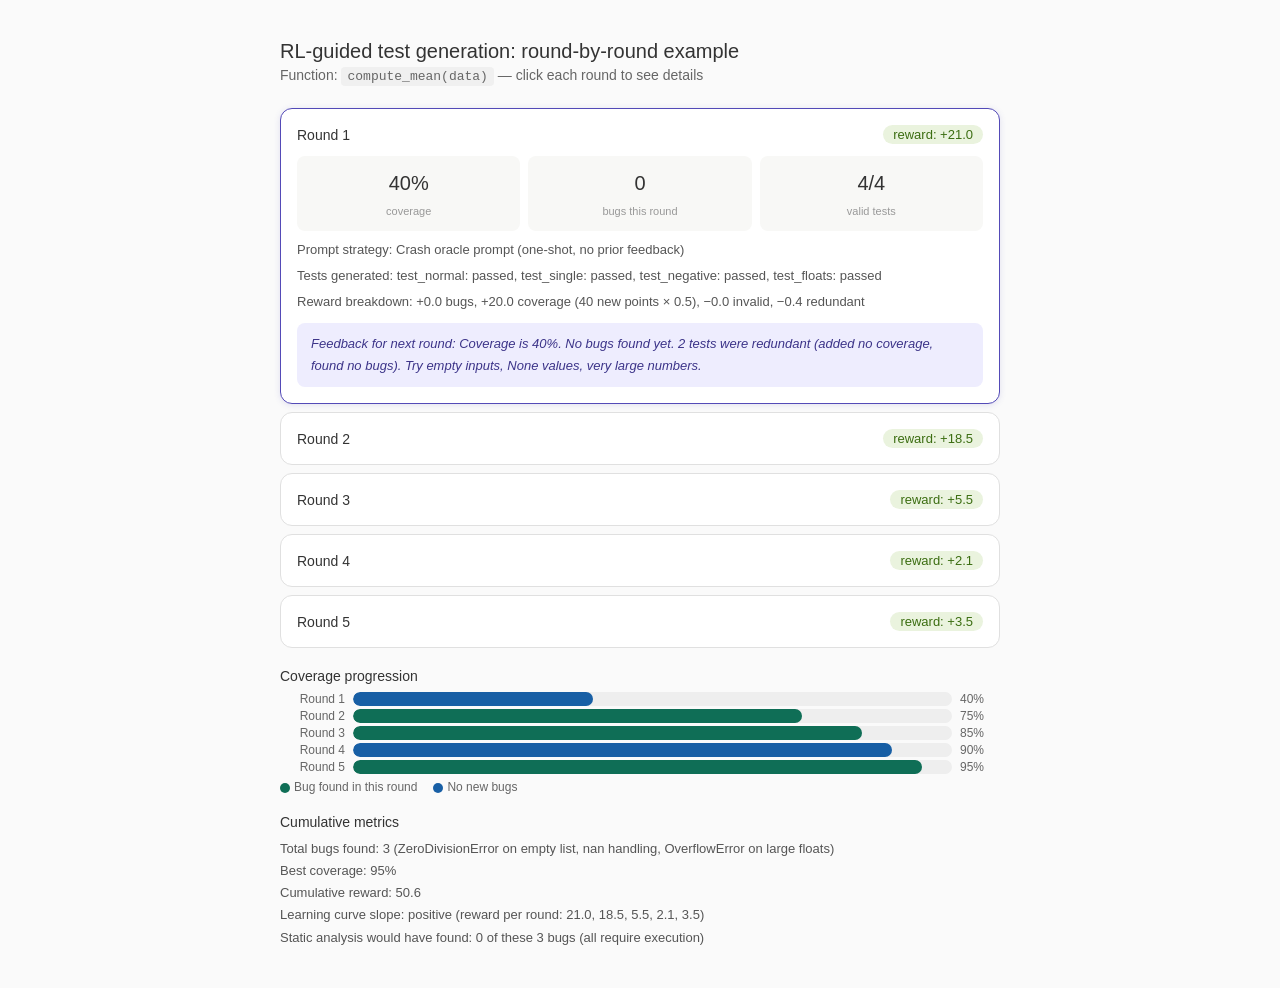
<file: docs/diagrams/rl-loop-interactive-example.html>
<!--
  Interactive RL Loop: Round-by-Round Example
  Source: T-016/T-017 design documentation
  Usage: Supervisor presentations, thesis defence slides
  Function: compute_mean(data) — demonstrates 5 rounds of iterative improvement

  Open in any browser. No dependencies required.
-->
<!DOCTYPE html>
<html lang="en">
<head>
<meta charset="UTF-8">
<meta name="viewport" content="width=device-width, initial-scale=1.0">
<title>QALLM: RL Loop Round-by-Round Example</title>
<style>
  body { font-family: -apple-system, BlinkMacSystemFont, "Segoe UI", Helvetica, Arial, sans-serif; max-width: 720px; margin: 40px auto; padding: 0 20px; color: #333; background: #fafafa; }
  h1 { font-size: 20px; font-weight: 500; margin-bottom: 4px; }
  .subtitle { font-size: 14px; color: #666; margin-bottom: 24px; }
  code { font-family: "SF Mono", "Fira Code", monospace; background: #f0f0f0; padding: 2px 6px; border-radius: 4px; font-size: 13px; }
  .round-card { padding: 16px; border: 1px solid #e0e0e0; border-radius: 12px; margin-bottom: 8px; transition: border-color 0.2s, box-shadow 0.2s; cursor: pointer; background: white; }
  .round-card:hover { border-color: #bbb; box-shadow: 0 1px 4px rgba(0,0,0,0.06); }
  .round-card.active { border-color: #534AB7; box-shadow: 0 1px 6px rgba(83,74,183,0.15); }
  .round-header { display: flex; justify-content: space-between; align-items: center; }
  .round-label { font-weight: 500; font-size: 14px; }
  .round-score { font-size: 13px; padding: 2px 10px; border-radius: 12px; font-weight: 500; }
  .score-pos { background: #EAF3DE; color: #3B6D11; }
  .score-neg { background: #FCEBEB; color: #A32D2D; }
  .round-body { display: none; margin-top: 12px; font-size: 13px; color: #555; line-height: 1.7; }
  .round-card.active .round-body { display: block; }
  .metrics { display: grid; grid-template-columns: 1fr 1fr 1fr; gap: 8px; margin: 8px 0; }
  .metric { text-align: center; padding: 10px 8px; background: #f8f8f6; border-radius: 8px; }
  .metric-val { font-size: 20px; font-weight: 500; color: #333; }
  .metric-lbl { font-size: 11px; color: #999; margin-top: 2px; }
  .feedback { padding: 10px 14px; background: #EEEDFE; border-radius: 8px; margin-top: 10px; font-style: italic; color: #3C3489; }
  .section-title { font-weight: 500; font-size: 14px; margin: 20px 0 8px; color: #333; }
  .bar-row { display: flex; align-items: center; gap: 8px; margin: 3px 0; }
  .bar-label { width: 65px; font-size: 12px; text-align: right; color: #666; }
  .bar-track { flex: 1; height: 14px; background: #eee; border-radius: 7px; overflow: hidden; }
  .bar-fill { height: 100%; border-radius: 7px; transition: width 0.4s ease; }
  .bar-pct { width: 40px; font-size: 12px; color: #666; }
  .legend { display: flex; gap: 16px; font-size: 12px; color: #666; margin-top: 6px; }
  .legend-dot { width: 10px; height: 10px; border-radius: 50%; display: inline-block; margin-right: 4px; vertical-align: middle; }
  strong { font-weight: 500; }
</style>
</head>
<body>

<h1>RL-guided test generation: round-by-round example</h1>
<div class="subtitle">Function: <code>compute_mean(data)</code> — click each round to see details</div>

<div id="rounds"></div>

<div class="section-title">Coverage progression</div>
<div id="bars"></div>
<div class="legend">
  <span><span class="legend-dot" style="background:#0F6E56"></span>Bug found in this round</span>
  <span><span class="legend-dot" style="background:#185FA5"></span>No new bugs</span>
</div>

<div class="section-title">Cumulative metrics</div>
<div id="cumulative" style="font-size: 13px; color: #555; line-height: 1.7;"></div>

<script>
var rounds = [
  {
    num: 1, reward: 21.0, cov: 40, bugs: 0, valid: 4, invalid: 0, redundant: 2,
    prompt: "Crash oracle prompt (one-shot, no prior feedback)",
    tests: "test_normal: passed, test_single: passed, test_negative: passed, test_floats: passed",
    feedback: "Coverage is 40%. No bugs found yet. 2 tests were redundant (added no coverage, found no bugs). Try empty inputs, None values, very large numbers.",
    breakdown: "+0.0 bugs, +20.0 coverage (40 new points × 0.5), −0.0 invalid, −0.4 redundant"
  },
  {
    num: 2, reward: 18.5, cov: 75, bugs: 1, valid: 5, invalid: 0, redundant: 0,
    prompt: "Feedback: coverage was 40%, 2 redundant tests. Try empty/None/overflow.",
    tests: "test_empty_raises: FAILED (ZeroDivisionError), test_none_input: passed, test_large: passed, test_mixed: passed, test_string_input: passed",
    feedback: "Found 1 bug (ZeroDivisionError on empty list). Coverage up to 75%. Target remaining 25%: try inf/nan values, nested lists, generators.",
    breakdown: "+1.0 bugs, +17.5 coverage (35 new points × 0.5), −0.0 invalid, −0.0 redundant"
  },
  {
    num: 3, reward: 5.5, cov: 85, bugs: 1, valid: 6, invalid: 1, redundant: 0,
    prompt: "Feedback: 75% coverage, 1 bug found. Try inf/nan, nested, generators.",
    tests: "test_inf: passed, test_nan: FAILED (returns nan silently), test_nested: error (TypeError), test_gen: passed, test_tuple: passed, test_single_neg: passed",
    feedback: "Found nan bug. 1 invalid test (TypeError on nested). Coverage 85%. Push for last 15%: boolean lists, very long lists, mixed int/float.",
    breakdown: "+1.0 bugs, +5.0 coverage (10 new points × 0.5), −0.5 invalid, −0.0 redundant"
  },
  {
    num: 4, reward: 2.1, cov: 90, bugs: 0, valid: 5, invalid: 0, redundant: 2,
    prompt: "Feedback: 85% coverage, 1 invalid test. Try booleans, long lists, mixed types.",
    tests: "test_booleans: passed, test_million: passed, test_alternating: passed, test_zeros: passed, test_one_element: passed",
    feedback: "No new bugs. Coverage 90%. 2 tests redundant. Try extremely small floats, overflow scenarios, Decimal objects.",
    breakdown: "+0.0 bugs, +2.5 coverage (5 new points × 0.5), −0.0 invalid, −0.4 redundant"
  },
  {
    num: 5, reward: 3.5, cov: 95, bugs: 1, valid: 6, invalid: 0, redundant: 0,
    prompt: "Feedback: 90% coverage, 2 redundant. Try tiny floats, overflow, Decimal.",
    tests: "test_tiny: passed, test_overflow: FAILED (OverflowError), test_mixed_int_float: passed, test_decimal: passed, test_complex: passed, test_bytes: passed",
    feedback: "Found overflow bug (1e308 + 1e308). Coverage 95%. 3 bugs total across 5 rounds. Strong improvement.",
    breakdown: "+1.0 bugs, +2.5 coverage (5 new points × 0.5), −0.0 invalid, −0.0 redundant"
  }
];

var container = document.getElementById('rounds');
var barsContainer = document.getElementById('bars');
var cumulativeDiv = document.getElementById('cumulative');

var totalBugs = 0;
var cumReward = 0;

rounds.forEach(function(r, i) {
  totalBugs += r.bugs;
  cumReward += r.reward;

  var scoreClass = r.reward > 0 ? 'score-pos' : 'score-neg';
  var card = document.createElement('div');
  card.className = 'round-card' + (i === 0 ? ' active' : '');
  card.onclick = function() {
    document.querySelectorAll('.round-card').forEach(function(c) { c.classList.remove('active'); });
    card.classList.add('active');
  };
  card.innerHTML =
    '<div class="round-header">' +
      '<span class="round-label">Round ' + r.num + '</span>' +
      '<span class="round-score ' + scoreClass + '">reward: +' + r.reward.toFixed(1) + '</span>' +
    '</div>' +
    '<div class="round-body">' +
      '<div class="metrics">' +
        '<div class="metric"><div class="metric-val">' + r.cov + '%</div><div class="metric-lbl">coverage</div></div>' +
        '<div class="metric"><div class="metric-val">' + r.bugs + '</div><div class="metric-lbl">bugs this round</div></div>' +
        '<div class="metric"><div class="metric-val">' + r.valid + '/' + (r.valid + r.invalid) + '</div><div class="metric-lbl">valid tests</div></div>' +
      '</div>' +
      '<div style="margin-top:8px"><strong>Prompt strategy:</strong> ' + r.prompt + '</div>' +
      '<div style="margin-top:4px"><strong>Tests generated:</strong> ' + r.tests + '</div>' +
      '<div style="margin-top:4px"><strong>Reward breakdown:</strong> ' + r.breakdown + '</div>' +
      '<div class="feedback"><strong>Feedback for next round:</strong> ' + r.feedback + '</div>' +
    '</div>';
  container.appendChild(card);

  var color = r.bugs > 0 ? '#0F6E56' : '#185FA5';
  var row = document.createElement('div');
  row.className = 'bar-row';
  row.innerHTML =
    '<span class="bar-label">Round ' + r.num + '</span>' +
    '<div class="bar-track"><div class="bar-fill" style="width:' + r.cov + '%;background:' + color + '"></div></div>' +
    '<span class="bar-pct">' + r.cov + '%</span>';
  barsContainer.appendChild(row);
});

cumulativeDiv.innerHTML =
  '<strong>Total bugs found:</strong> ' + totalBugs + ' (ZeroDivisionError on empty list, nan handling, OverflowError on large floats)<br>' +
  '<strong>Best coverage:</strong> 95%<br>' +
  '<strong>Cumulative reward:</strong> ' + cumReward.toFixed(1) + '<br>' +
  '<strong>Learning curve slope:</strong> positive (reward per round: ' + rounds.map(function(r){return r.reward.toFixed(1)}).join(', ') + ')<br>' +
  '<strong>Static analysis would have found:</strong> 0 of these 3 bugs (all require execution)';
</script>

</body>
</html>
</file>
